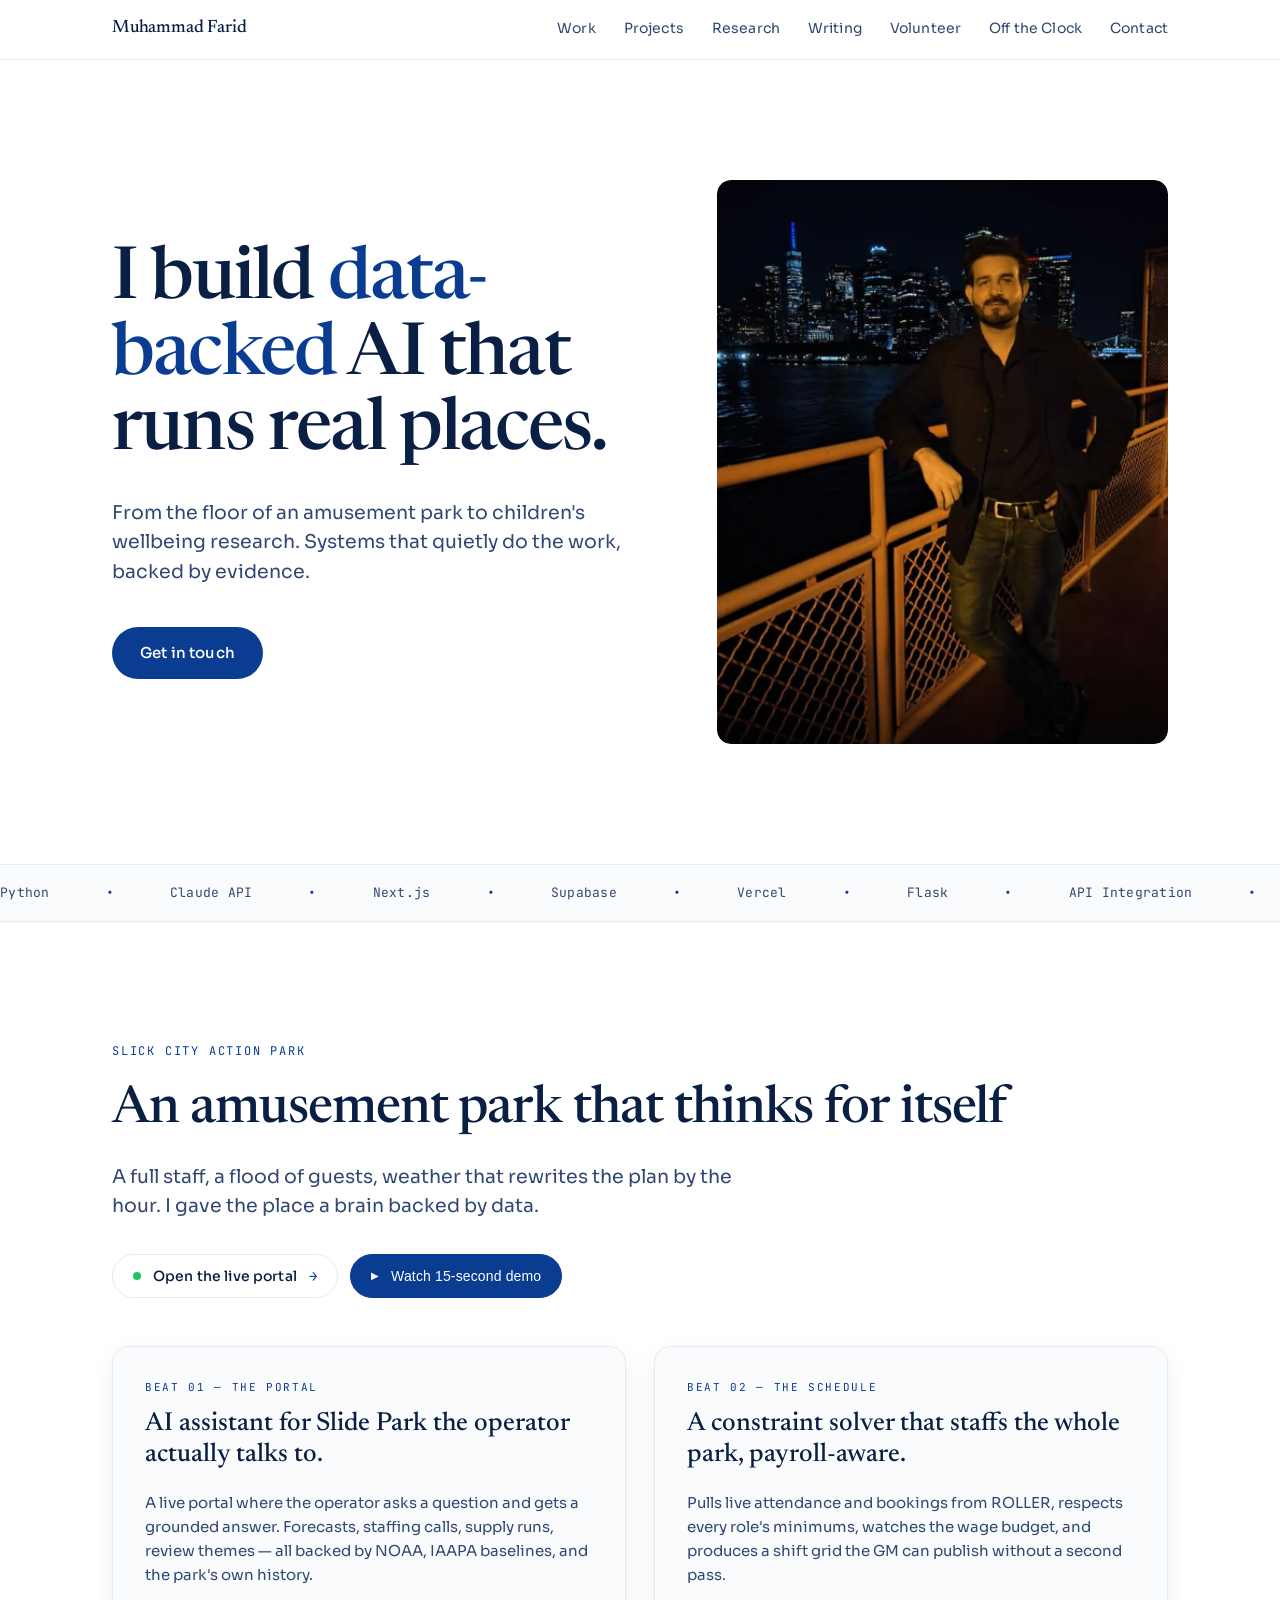
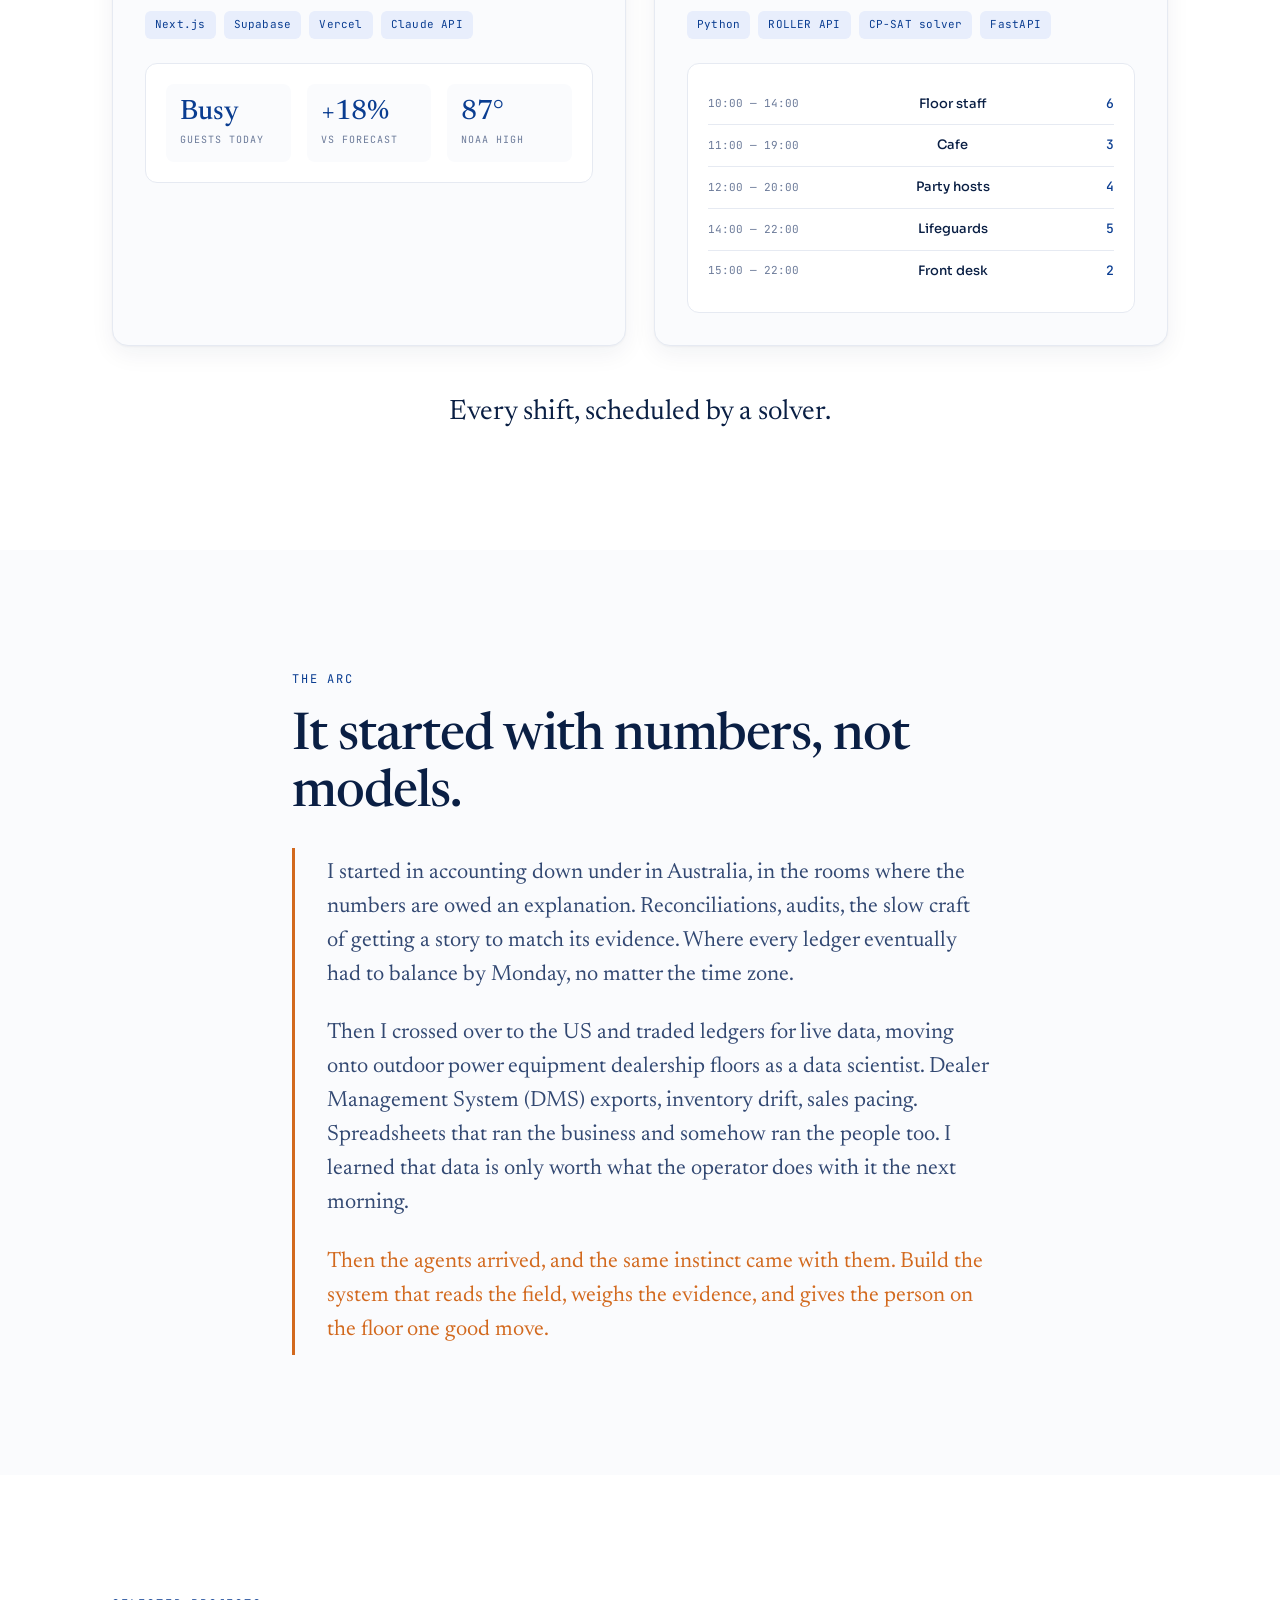
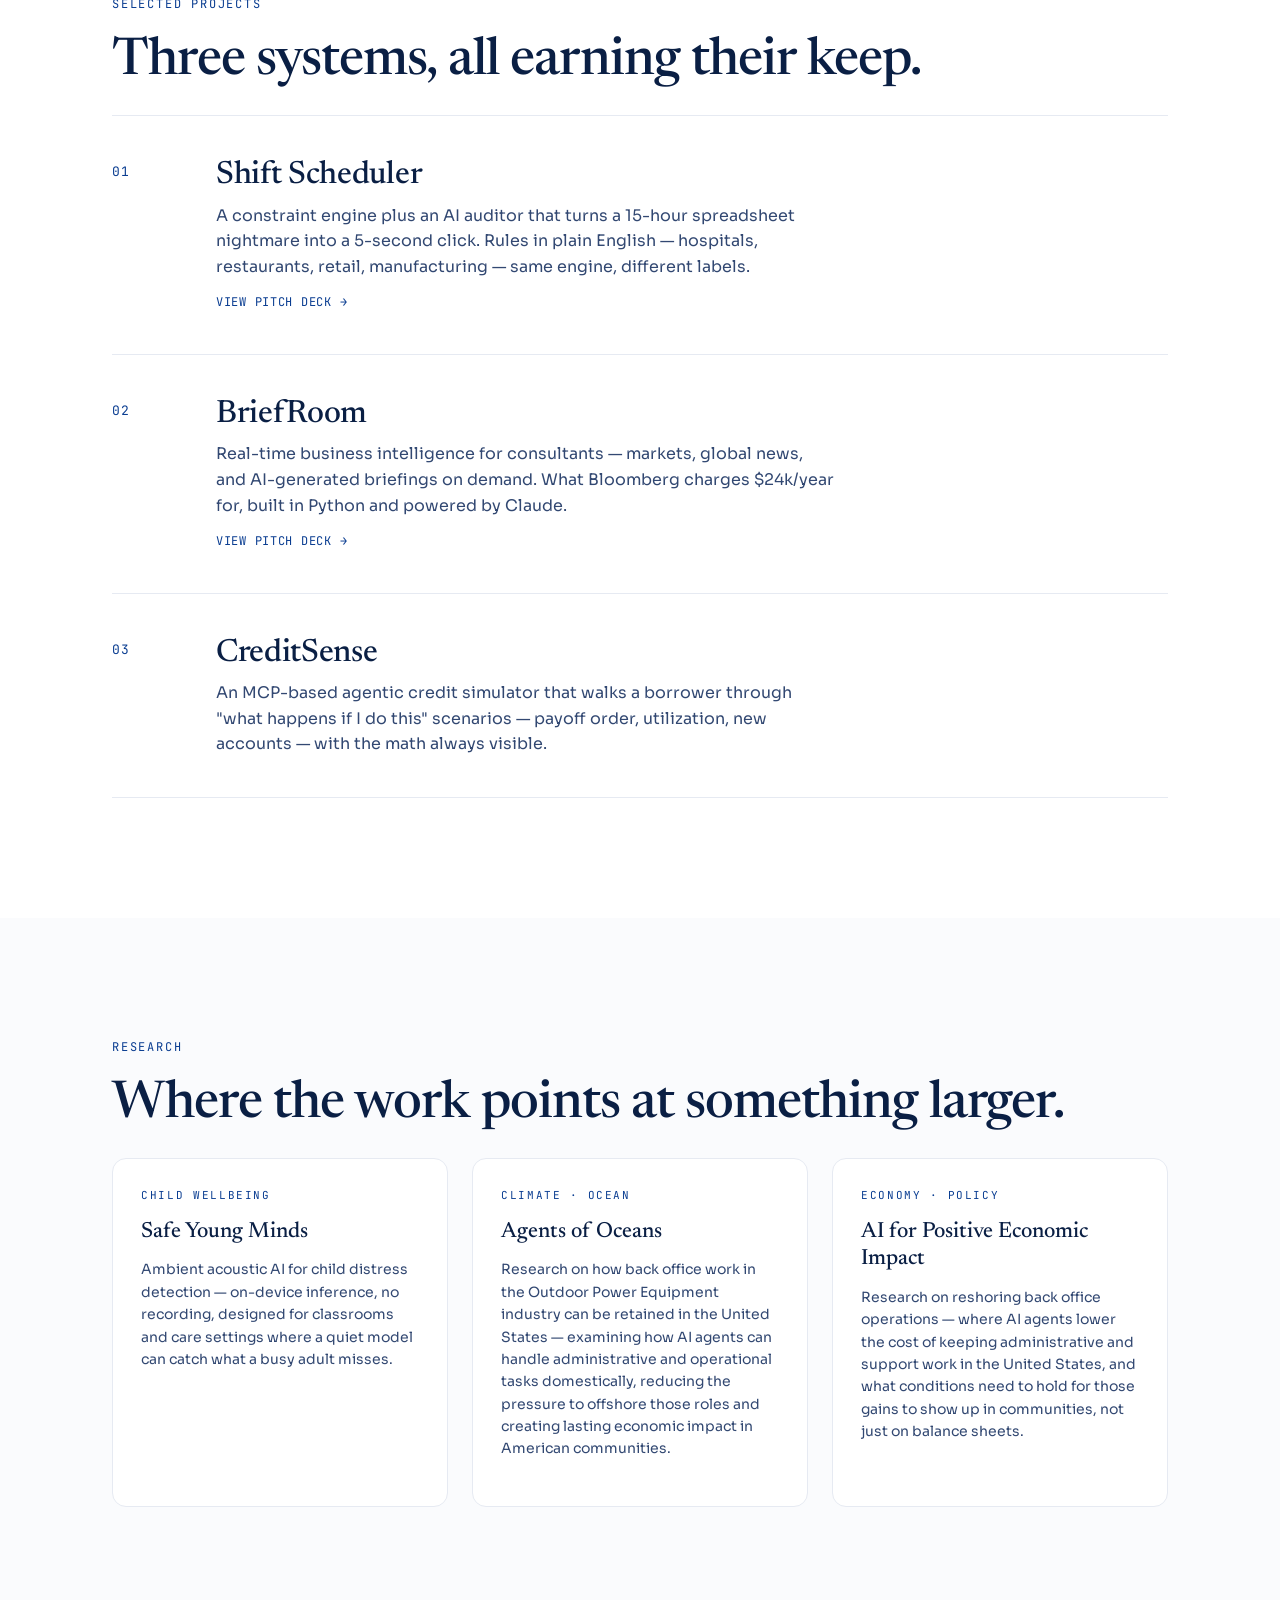
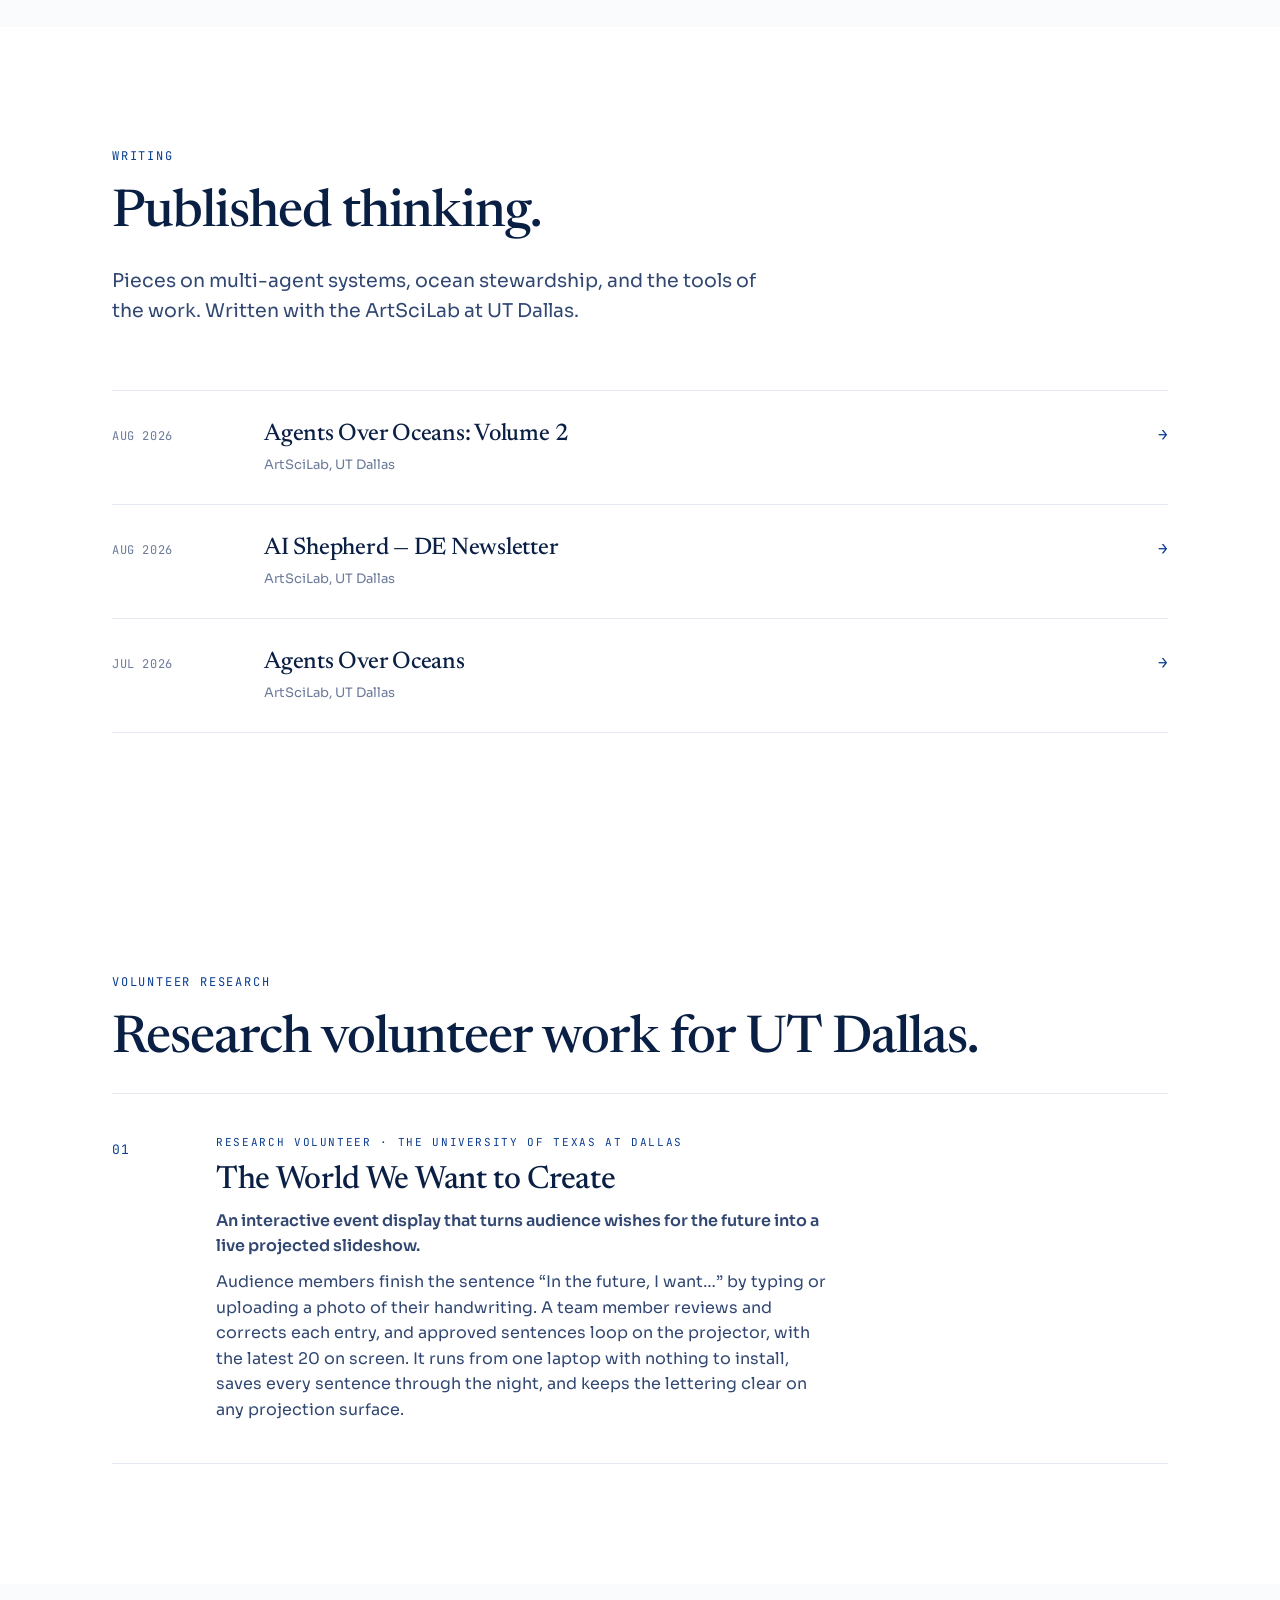
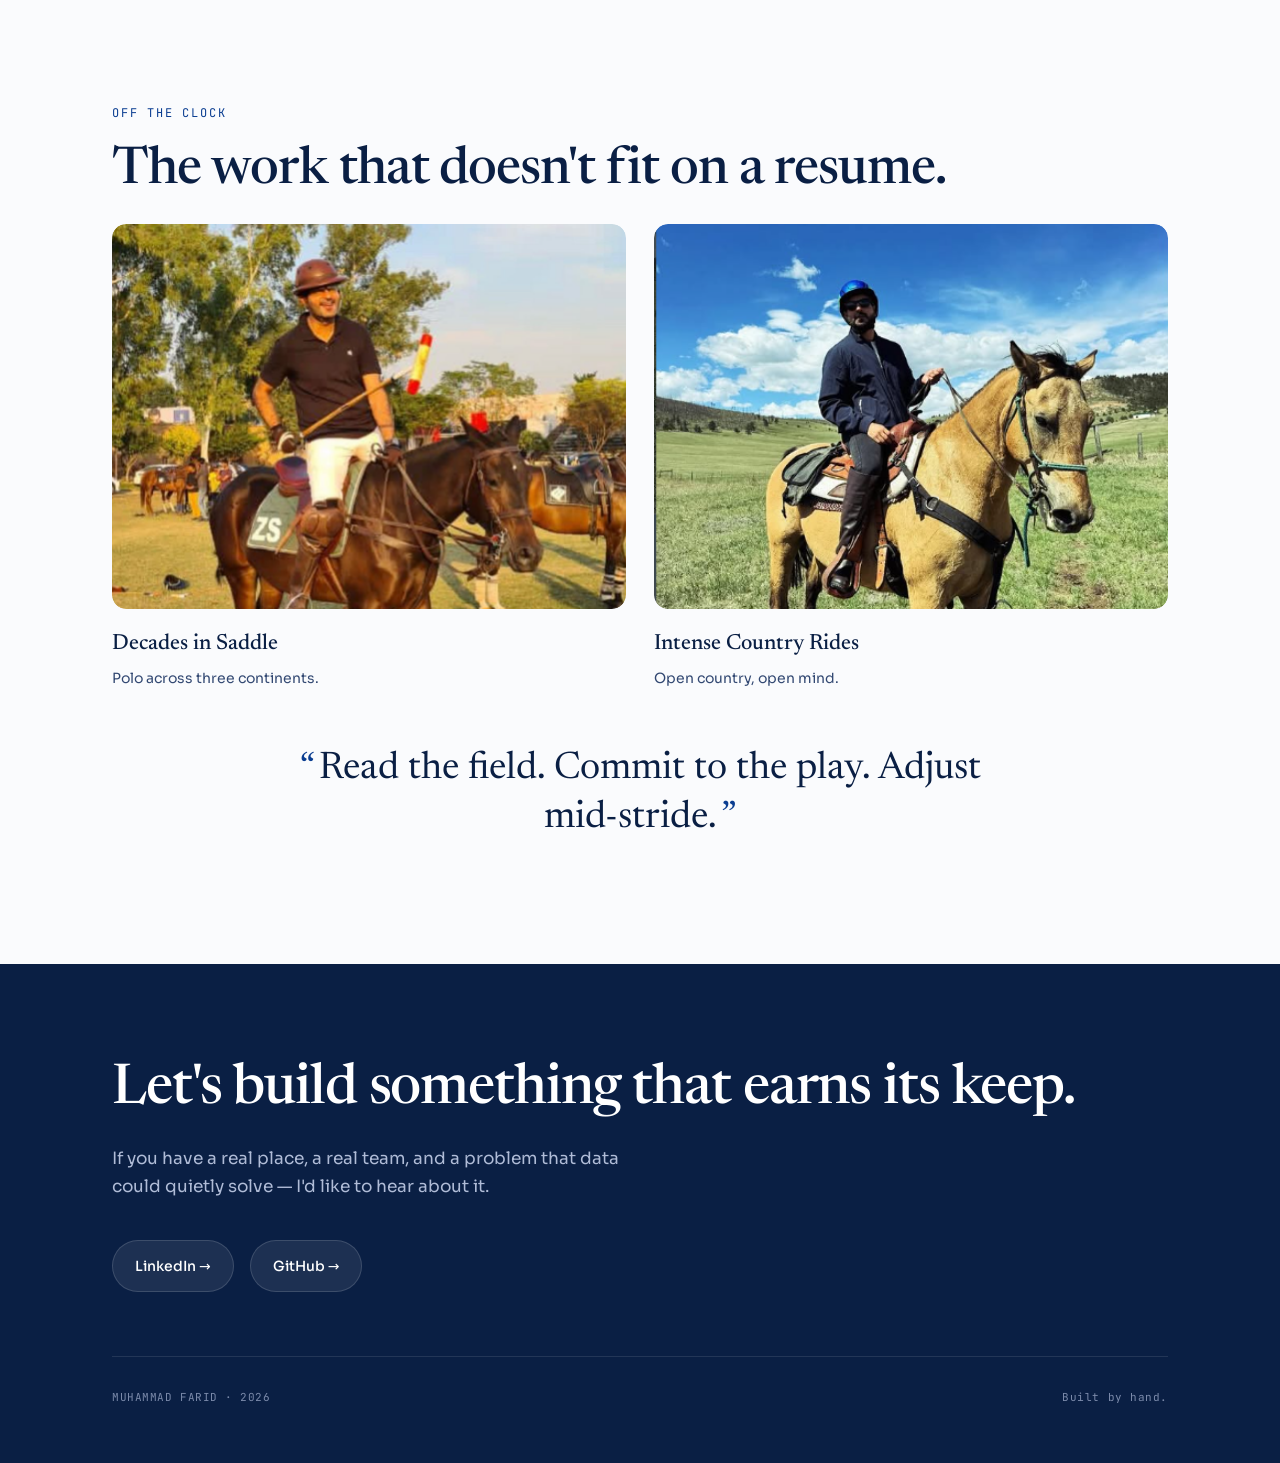
<file: index.html>
<!DOCTYPE html>
<html lang="en">
<head>
<meta charset="UTF-8" />
<meta name="viewport" content="width=device-width, initial-scale=1.0" />
<title>Muhammad Farid — I build data-backed AI that runs real places.</title>
<meta name="description" content="Muhammad Farid — building data-backed AI systems for amusement parks, dealerships, families, and children's wellbeing research." />
<link rel="preconnect" href="https://fonts.googleapis.com">
<link rel="preconnect" href="https://fonts.gstatic.com" crossorigin>
<link href="https://fonts.googleapis.com/css2?family=Newsreader:wght@300;400;500;600;700&family=Sora:wght@300;400;500;600;700&family=JetBrains+Mono:wght@400;500;600&display=swap" rel="stylesheet">
<style>
  :root {
    --bg: #ffffff;
    --ink: #0a1f44;
    --ink-soft: #324872;
    --muted: #6b7a99;
    --line: #e6eaf2;
    --accent: #0A3D91;
    --accent-soft: #e8eefc;
    --orange: #d2691e;
    --orange-soft: #fbeadb;
    --card: #fafbfd;
    --shadow: 0 1px 2px rgba(10,31,68,0.04), 0 8px 24px rgba(10,31,68,0.06);
  }

  * { box-sizing: border-box; margin: 0; padding: 0; }
  html { scroll-behavior: smooth; }
  body {
    font-family: 'Sora', system-ui, -apple-system, sans-serif;
    color: var(--ink);
    background: var(--bg);
    line-height: 1.6;
    font-weight: 400;
    -webkit-font-smoothing: antialiased;
    font-style: normal;
  }
  em, i, cite, var, address { font-style: normal; }

  a { color: var(--accent); text-decoration: none; }
  a:hover { text-decoration: underline; }

  .container {
    max-width: 1120px;
    margin: 0 auto;
    padding: 0 32px;
  }
  .container-narrow {
    max-width: 760px;
    margin: 0 auto;
    padding: 0 32px;
  }

  /* Nav */
  .nav {
    position: fixed;
    top: 0; left: 0; right: 0;
    background: rgba(255,255,255,0.85);
    backdrop-filter: saturate(180%) blur(14px);
    -webkit-backdrop-filter: saturate(180%) blur(14px);
    border-bottom: 1px solid var(--line);
    z-index: 100;
  }
  .nav-inner {
    max-width: 1120px;
    margin: 0 auto;
    padding: 14px 32px;
    display: flex;
    align-items: center;
    justify-content: space-between;
    gap: 24px;
  }
  .nav-brand {
    font-family: 'Newsreader', serif;
    font-weight: 500;
    font-size: 18px;
    color: var(--ink);
    letter-spacing: -0.01em;
  }
  .nav-links {
    display: flex;
    gap: 28px;
    align-items: center;
  }
  .nav-links a {
    font-size: 14px;
    color: var(--ink-soft);
    font-weight: 400;
    letter-spacing: 0.01em;
  }
  .nav-links a:hover { color: var(--accent); text-decoration: none; }

  .progress-bar {
    height: 2px;
    background: transparent;
    position: relative;
    overflow: hidden;
  }
  .progress-fill {
    height: 100%;
    width: 0%;
    background: var(--accent);
    transition: width 0.1s linear;
  }

  /* Hero */
  .hero {
    padding: 180px 0 120px;
  }
  .hero-grid {
    display: grid;
    grid-template-columns: 1.2fr 1fr;
    gap: 64px;
    align-items: center;
  }
  .hero h1 {
    font-family: 'Newsreader', serif;
    font-weight: 500;
    font-size: clamp(40px, 6vw, 72px);
    line-height: 1.05;
    letter-spacing: -0.025em;
    color: var(--ink);
    margin-bottom: 28px;
  }
  .hero h1 .accent { color: var(--accent); }
  .hero-tagline {
    font-size: 19px;
    color: var(--ink-soft);
    max-width: 560px;
    margin-bottom: 40px;
    line-height: 1.55;
  }
  .btn {
    display: inline-block;
    background: var(--accent);
    color: white;
    padding: 14px 28px;
    border-radius: 999px;
    font-family: 'Sora', sans-serif;
    font-weight: 500;
    font-size: 15px;
    letter-spacing: 0.01em;
    transition: transform 0.15s ease, box-shadow 0.15s ease;
  }
  .btn:hover {
    text-decoration: none;
    transform: translateY(-1px);
    box-shadow: 0 8px 24px rgba(10,61,145,0.25);
  }
  .hero-photo {
    aspect-ratio: 4 / 5;
    background: var(--card);
    border: 1px dashed #c5cee0;
    border-radius: 14px;
    display: flex;
    align-items: center;
    justify-content: center;
    color: var(--muted);
    font-size: 13px;
    font-family: 'JetBrains Mono', monospace;
    letter-spacing: 0.02em;
  }

  /* Ticker */
  .ticker {
    border-top: 1px solid var(--line);
    border-bottom: 1px solid var(--line);
    background: #fafbfd;
    overflow: hidden;
    padding: 18px 0;
  }
  .ticker-track {
    display: flex;
    gap: 56px;
    width: max-content;
    animation: scroll 45s linear infinite;
    will-change: transform;
  }
  .ticker-item {
    font-family: 'JetBrains Mono', monospace;
    font-size: 13px;
    color: var(--ink-soft);
    letter-spacing: 0.02em;
    white-space: nowrap;
    display: flex;
    align-items: center;
    gap: 56px;
  }
  .ticker-item::after {
    content: "•";
    color: var(--accent);
  }
  @keyframes scroll {
    from { transform: translateX(0); }
    to { transform: translateX(-50%); }
  }

  /* Section base */
  section { padding: 120px 0; }
  .section-eyebrow {
    font-family: 'JetBrains Mono', monospace;
    font-size: 12px;
    color: var(--accent);
    letter-spacing: 0.15em;
    text-transform: uppercase;
    margin-bottom: 20px;
  }
  .section-heading {
    font-family: 'Newsreader', serif;
    font-weight: 500;
    font-size: clamp(32px, 4.5vw, 52px);
    line-height: 1.1;
    letter-spacing: -0.02em;
    color: var(--ink);
    margin-bottom: 24px;
  }
  .section-lede {
    font-size: 19px;
    color: var(--ink-soft);
    max-width: 660px;
    margin-bottom: 64px;
    line-height: 1.55;
  }

  /* Slick City feature */
  .feature-cards {
    display: grid;
    grid-template-columns: 1fr 1fr;
    gap: 28px;
    margin-top: 48px;
  }
  .feature-card {
    background: var(--card);
    border: 1px solid var(--line);
    border-radius: 16px;
    padding: 32px;
    box-shadow: var(--shadow);
  }
  .feature-card-label {
    font-family: 'JetBrains Mono', monospace;
    font-size: 11px;
    color: var(--accent);
    letter-spacing: 0.15em;
    text-transform: uppercase;
    margin-bottom: 12px;
  }
  .feature-card-title {
    font-family: 'Newsreader', serif;
    font-size: 26px;
    font-weight: 500;
    line-height: 1.2;
    margin-bottom: 20px;
    color: var(--ink);
  }
  .feature-card-body {
    color: var(--ink-soft);
    font-size: 15px;
    margin-bottom: 24px;
    line-height: 1.6;
  }
  .stack-row {
    display: flex;
    flex-wrap: wrap;
    gap: 8px;
  }
  .stack-tag {
    font-family: 'JetBrains Mono', monospace;
    font-size: 11px;
    background: var(--accent-soft);
    color: var(--accent);
    padding: 5px 10px;
    border-radius: 6px;
    letter-spacing: 0.02em;
  }

  /* Dashboard mockup */
  .dashboard-mock {
    margin-top: 24px;
    background: white;
    border: 1px solid var(--line);
    border-radius: 12px;
    padding: 20px;
  }
  .dash-stats {
    display: grid;
    grid-template-columns: 1fr 1fr 1fr;
    gap: 16px;
  }
  .dash-stat {
    padding: 14px;
    background: var(--card);
    border-radius: 8px;
  }
  .dash-stat-value {
    font-family: 'Newsreader', serif;
    font-size: 28px;
    font-weight: 500;
    color: var(--accent);
    line-height: 1;
    margin-bottom: 6px;
  }
  .dash-stat-label {
    font-family: 'JetBrains Mono', monospace;
    font-size: 10px;
    color: var(--muted);
    letter-spacing: 0.1em;
    text-transform: uppercase;
  }

  .schedule-mock {
    margin-top: 24px;
    background: white;
    border: 1px solid var(--line);
    border-radius: 12px;
    padding: 20px;
  }
  .schedule-row {
    display: flex;
    align-items: center;
    justify-content: space-between;
    padding: 10px 0;
    border-bottom: 1px solid var(--line);
    font-size: 13px;
  }
  .schedule-row:last-child { border-bottom: none; }
  .schedule-time {
    font-family: 'JetBrains Mono', monospace;
    color: var(--muted);
    font-size: 11px;
  }
  .schedule-role {
    color: var(--ink);
    font-weight: 500;
  }
  .schedule-count {
    font-family: 'JetBrains Mono', monospace;
    color: var(--accent);
    font-weight: 500;
  }

  /* Live CTA */
  .cta-row {
    display: flex;
    flex-wrap: wrap;
    gap: 12px;
    margin-top: -32px;
    margin-bottom: 40px;
  }
  .live-cta {
    display: inline-flex;
    align-items: center;
    gap: 12px;
    padding: 10px 20px;
    background: white;
    border: 1px solid var(--line);
    border-radius: 999px;
    font-size: 14px;
    font-weight: 500;
    color: var(--ink);
    letter-spacing: 0.01em;
    text-decoration: none;
    transition: border-color 0.15s ease, transform 0.15s ease, box-shadow 0.15s ease;
  }
  .live-cta:hover {
    text-decoration: none;
    border-color: var(--accent);
    transform: translateY(-1px);
    box-shadow: 0 8px 22px rgba(10,61,145,0.10);
  }
  .live-cta .live-dot {
    width: 8px;
    height: 8px;
    border-radius: 50%;
    background: #22c55e;
    box-shadow: 0 0 0 0 rgba(34,197,94,0.6);
    animation: livePulse 1.8s ease-out infinite;
  }
  .live-cta .live-arrow {
    color: var(--accent);
    font-family: 'JetBrains Mono', monospace;
  }
  .live-cta-alt {
    background: var(--accent);
    color: white;
    border-color: var(--accent);
  }
  .live-cta-alt:hover {
    color: white;
    border-color: var(--accent);
    box-shadow: 0 8px 22px rgba(10,61,145,0.25);
  }
  .live-cta-alt .play-icon {
    font-size: 10px;
    color: white;
    line-height: 1;
  }
  @keyframes livePulse {
    0%   { box-shadow: 0 0 0 0 rgba(34,197,94,0.55); }
    70%  { box-shadow: 0 0 0 10px rgba(34,197,94,0); }
    100% { box-shadow: 0 0 0 0 rgba(34,197,94,0); }
  }

  /* Demo modal */
  .demo-modal {
    position: fixed;
    inset: 0;
    z-index: 1000;
    display: flex;
    align-items: center;
    justify-content: center;
    padding: 24px;
    opacity: 0;
    animation: modalIn 0.22s ease forwards;
  }
  .demo-modal[hidden] { display: none; }
  @keyframes modalIn { to { opacity: 1; } }
  .demo-modal-backdrop {
    position: absolute;
    inset: 0;
    background: rgba(10, 31, 68, 0.72);
    backdrop-filter: blur(6px);
    -webkit-backdrop-filter: blur(6px);
    cursor: pointer;
  }
  .demo-modal-card {
    position: relative;
    z-index: 1;
    background: #0a1f44;
    padding: 14px;
    border-radius: 18px;
    max-width: min(1100px, 96vw);
    width: 100%;
    box-shadow: 0 40px 100px rgba(0,0,0,0.4);
    display: flex;
    flex-direction: column;
    gap: 12px;
    transform: translateY(12px) scale(0.98);
    animation: cardIn 0.28s cubic-bezier(0.34,1.16,0.64,1) 0.05s forwards;
  }
  @keyframes cardIn {
    to { transform: translateY(0) scale(1); }
  }
  .demo-modal-close {
    position: absolute;
    top: -14px;
    right: -14px;
    width: 36px;
    height: 36px;
    border-radius: 50%;
    border: none;
    background: white;
    color: var(--ink);
    font-size: 22px;
    line-height: 1;
    cursor: pointer;
    box-shadow: 0 4px 14px rgba(0,0,0,0.25);
    display: flex;
    align-items: center;
    justify-content: center;
    padding: 0;
    font-family: 'Sora', sans-serif;
    transition: transform 0.15s ease;
  }
  .demo-modal-close:hover { transform: rotate(90deg); }
  .demo-modal-caption {
    display: inline-flex;
    align-items: center;
    gap: 10px;
    font-family: 'JetBrains Mono', monospace;
    font-size: 11px;
    color: rgba(255,255,255,0.75);
    letter-spacing: 0.03em;
    padding: 4px 6px 0;
  }
  .demo-modal-card video {
    display: block;
    width: 100%;
    height: auto;
    border-radius: 10px;
    background: #f4f6fb;
    max-height: 78vh;
  }
  .video-dot {
    width: 8px;
    height: 8px;
    border-radius: 50%;
    background: #22c55e;
    animation: livePulse 1.8s ease-out infinite;
  }
  body.modal-open { overflow: hidden; }

  /* Embedded video demo */
  .video-demo {
    margin-top: 40px;
  }
  .video-caption {
    display: inline-flex;
    align-items: center;
    gap: 10px;
    font-family: 'JetBrains Mono', monospace;
    font-size: 12px;
    color: var(--ink-soft);
    letter-spacing: 0.03em;
    margin-bottom: 14px;
    padding: 6px 14px;
    background: white;
    border: 1px solid var(--line);
    border-radius: 999px;
  }
  .video-caption .video-dot {
    width: 8px;
    height: 8px;
    border-radius: 50%;
    background: #22c55e;
    animation: livePulse 1.8s ease-out infinite;
  }
  .video-frame {
    background: #0a1f44;
    border-radius: 16px;
    padding: 12px;
    box-shadow: 0 30px 80px rgba(10,31,68,0.28);
    overflow: hidden;
  }
  .video-frame video {
    display: block;
    width: 100%;
    height: auto;
    border-radius: 8px;
    background: #f4f6fb;
  }

  /* Analysis demo (Amaar thinking pane) */
  .analysis-demo {
    margin-top: 32px;
    background: #0b1d3f;
    border-radius: 16px;
    overflow: hidden;
    box-shadow: 0 24px 60px rgba(10,31,68,0.25);
    border: 1px solid rgba(255,255,255,0.06);
  }
  .analysis-header {
    display: flex;
    align-items: center;
    gap: 14px;
    padding: 14px 20px;
    background: #071633;
    border-bottom: 1px solid rgba(255,255,255,0.06);
  }
  .analysis-dots {
    display: flex;
    gap: 6px;
  }
  .analysis-dots span {
    width: 10px;
    height: 10px;
    border-radius: 50%;
    background: rgba(255,255,255,0.16);
  }
  .analysis-title {
    font-family: 'JetBrains Mono', monospace;
    font-size: 12px;
    color: rgba(255,255,255,0.55);
    letter-spacing: 0.05em;
    flex: 1;
    text-align: center;
  }
  .analysis-live {
    display: inline-flex;
    align-items: center;
    gap: 8px;
    font-family: 'JetBrains Mono', monospace;
    font-size: 10px;
    letter-spacing: 0.15em;
    color: #22c55e;
    text-transform: uppercase;
  }
  .analysis-live::before {
    content: "";
    width: 6px;
    height: 6px;
    border-radius: 50%;
    background: #22c55e;
    animation: livePulse 1.8s ease-out infinite;
  }
  .analysis-body {
    padding: 28px 28px 32px;
    font-family: 'JetBrains Mono', monospace;
    font-size: 13px;
    line-height: 1.85;
    color: #cbd5e8;
  }
  .analysis-body .line {
    opacity: 0;
    transform: translateY(4px);
    white-space: pre-wrap;
  }
  .analysis-demo.visible .analysis-body .line {
    animation: lineIn 0.35s ease forwards;
  }
  .analysis-demo.visible .analysis-body .line:nth-child(1)  { animation-delay: 0.10s; }
  .analysis-demo.visible .analysis-body .line:nth-child(2)  { animation-delay: 0.50s; }
  .analysis-demo.visible .analysis-body .line:nth-child(3)  { animation-delay: 0.90s; }
  .analysis-demo.visible .analysis-body .line:nth-child(4)  { animation-delay: 1.30s; }
  .analysis-demo.visible .analysis-body .line:nth-child(5)  { animation-delay: 1.70s; }
  .analysis-demo.visible .analysis-body .line:nth-child(6)  { animation-delay: 2.10s; }
  .analysis-demo.visible .analysis-body .line:nth-child(7)  { animation-delay: 2.50s; }
  .analysis-demo.visible .analysis-body .line:nth-child(8)  { animation-delay: 2.90s; }
  .analysis-demo.visible .analysis-body .line:nth-child(9)  { animation-delay: 3.30s; }
  .analysis-demo.visible .analysis-body .line:nth-child(10) { animation-delay: 3.70s; }
  .analysis-demo.visible .analysis-body .line:nth-child(11) { animation-delay: 4.10s; }
  .analysis-demo.visible .analysis-body .line:nth-child(12) { animation-delay: 4.50s; }
  .analysis-demo.visible .analysis-body .line:nth-child(13) { animation-delay: 4.90s; }
  @keyframes lineIn {
    from { opacity: 0; transform: translateY(4px); }
    to   { opacity: 1; transform: translateY(0); }
  }
  .analysis-body .ts   { color: #6b8bbf; }
  .analysis-body .ok   { color: #22c55e; }
  .analysis-body .arr  { color: #f5a524; }
  .analysis-body .key  { color: #7fb8ff; }
  .analysis-body .val  { color: #ffffff; }
  .analysis-body .muted{ color: #6b7d9e; }
  .analysis-body .final{ color: #ffffff; font-weight: 500; }
  .analysis-cursor {
    display: inline-block;
    width: 8px;
    height: 14px;
    vertical-align: -2px;
    background: #22c55e;
    margin-left: 6px;
    animation: blink 1s steps(2) infinite;
    opacity: 0;
  }
  .analysis-demo.visible .analysis-cursor {
    animation: blink 1s steps(2) infinite, cursorIn 0.35s ease 5.10s forwards;
  }
  @keyframes cursorIn { to { opacity: 1; } }
  @keyframes blink { 50% { opacity: 0; } }

  @media (max-width: 720px) {
    .analysis-body { padding: 22px 18px 26px; font-size: 12px; line-height: 1.8; }
    .analysis-header { padding: 12px 16px; }
    .analysis-title { font-size: 11px; }
  }

  .schedule-callout {
    margin-top: 48px;
    text-align: center;
    font-family: 'Newsreader', serif;
    font-size: 28px;
    font-weight: 400;
    color: var(--ink);
    line-height: 1.3;
  }

  /* Journey */
  .journey {
    background: #fafbfd;
  }
  .journey-block {
    border-left: 3px solid var(--orange);
    padding: 8px 0 8px 32px;
    max-width: 720px;
  }
  .journey-block p {
    font-family: 'Newsreader', serif;
    font-size: 22px;
    color: var(--ink-soft);
    line-height: 1.55;
    margin-bottom: 24px;
    font-weight: 400;
  }
  .journey-block p:last-child {
    margin-bottom: 0;
    color: var(--orange);
  }

  /* Projects */
  .project {
    border-top: 1px solid var(--line);
    padding: 40px 0;
    display: grid;
    grid-template-columns: 80px 1fr;
    gap: 24px;
    align-items: start;
    transition: background 0.2s ease;
  }
  .project:last-child { border-bottom: 1px solid var(--line); }
  .project:hover { background: #fafbfd; }
  a.project {
    text-decoration: none;
    color: inherit;
    cursor: pointer;
  }
  a.project:hover { text-decoration: none; }
  a.project:hover .project-title { color: var(--accent); }
  a.project:hover .project-cta .arr { transform: translateX(4px); }
  .project-title { transition: color 0.15s ease; }
  .project-body { min-width: 0; }
  .project-cta {
    margin-top: 14px;
    display: inline-flex;
    align-items: center;
    gap: 8px;
    font-family: 'JetBrains Mono', monospace;
    font-size: 12px;
    color: var(--accent);
    letter-spacing: 0.06em;
    text-transform: uppercase;
  }
  .project-cta .arr {
    display: inline-block;
    transition: transform 0.2s ease;
  }
  .project-num {
    font-family: 'JetBrains Mono', monospace;
    font-size: 13px;
    color: var(--accent);
    letter-spacing: 0.1em;
    padding-top: 6px;
  }
  .project-title {
    font-family: 'Newsreader', serif;
    font-size: 32px;
    font-weight: 500;
    line-height: 1.2;
    margin-bottom: 8px;
    color: var(--ink);
    letter-spacing: -0.01em;
  }
  .project-desc {
    color: var(--ink-soft);
    font-size: 16px;
    line-height: 1.6;
    max-width: 620px;
  }

  /* Research */
  .research-grid {
    display: grid;
    grid-template-columns: repeat(3, 1fr);
    gap: 24px;
  }
  .research-card {
    background: white;
    border: 1px solid var(--line);
    border-radius: 14px;
    padding: 28px;
    transition: transform 0.2s ease, box-shadow 0.2s ease;
  }
  .research-card:hover {
    transform: translateY(-3px);
    box-shadow: var(--shadow);
  }
  .research-label {
    font-family: 'JetBrains Mono', monospace;
    font-size: 11px;
    color: var(--accent);
    letter-spacing: 0.15em;
    text-transform: uppercase;
    margin-bottom: 14px;
  }
  .research-title {
    font-family: 'Newsreader', serif;
    font-size: 22px;
    font-weight: 500;
    line-height: 1.25;
    margin-bottom: 12px;
    color: var(--ink);
  }
  .research-body {
    color: var(--ink-soft);
    font-size: 14px;
    line-height: 1.6;
    margin-bottom: 18px;
  }
  .research-partner {
    font-family: 'JetBrains Mono', monospace;
    font-size: 11px;
    color: var(--muted);
    letter-spacing: 0.02em;
  }

  /* Writing / Publications */
  .writing { background: white; }
  .writing-list {
    display: flex;
    flex-direction: column;
    border-top: 1px solid var(--line);
  }
  .writing-item {
    display: grid;
    grid-template-columns: 120px 1fr auto;
    gap: 32px;
    align-items: baseline;
    padding: 28px 0;
    border-bottom: 1px solid var(--line);
    text-decoration: none;
    color: inherit;
    transition: background 0.15s ease;
  }
  .writing-item:hover {
    background: #fafbfd;
    text-decoration: none;
  }
  .writing-item:hover .writing-title { color: var(--accent); }
  .writing-date {
    font-family: 'JetBrains Mono', monospace;
    font-size: 12px;
    color: var(--muted);
    letter-spacing: 0.05em;
  }
  .writing-title {
    font-family: 'Newsreader', serif;
    font-size: 24px;
    font-weight: 500;
    line-height: 1.25;
    color: var(--ink);
    letter-spacing: -0.01em;
    transition: color 0.15s ease;
  }
  .writing-venue {
    font-size: 13px;
    color: var(--muted);
    margin-top: 6px;
  }
  .writing-arrow {
    font-family: 'JetBrains Mono', monospace;
    font-size: 16px;
    color: var(--accent);
    padding-left: 8px;
  }
  @media (max-width: 720px) {
    .writing-item {
      grid-template-columns: 1fr;
      gap: 6px;
      padding: 22px 0;
    }
    .writing-arrow { display: none; }
  }

  /* Off the Clock */
  .off {
    background: #fafbfd;
  }
  .off-grid {
    display: grid;
    grid-template-columns: 1fr 1fr;
    gap: 28px;
    margin-bottom: 56px;
  }
  .off-card {
    display: flex;
    flex-direction: column;
  }
  .off-photo {
    aspect-ratio: 4 / 3;
    background: white;
    border: 1px dashed #c5cee0;
    border-radius: 14px;
    display: flex;
    align-items: center;
    justify-content: center;
    color: var(--muted);
    font-size: 12px;
    font-family: 'JetBrains Mono', monospace;
    letter-spacing: 0.02em;
    margin-bottom: 18px;
  }
  .off-caption {
    font-family: 'Newsreader', serif;
    font-size: 22px;
    font-weight: 500;
    color: var(--ink);
    margin-bottom: 4px;
  }
  .off-sub {
    color: var(--ink-soft);
    font-size: 14px;
  }
  .off-quote {
    font-family: 'Newsreader', serif;
    font-size: clamp(26px, 3.5vw, 38px);
    text-align: center;
    color: var(--ink);
    line-height: 1.3;
    font-weight: 400;
    max-width: 760px;
    margin: 0 auto;
  }
  .off-quote::before { content: "“"; color: var(--accent); margin-right: 4px; }
  .off-quote::after { content: "”"; color: var(--accent); margin-left: 4px; }

  /* Footer */
  .footer {
    background: var(--ink);
    color: white;
    padding: 96px 0 56px;
  }
  .footer-heading {
    font-family: 'Newsreader', serif;
    font-size: clamp(36px, 5vw, 56px);
    font-weight: 500;
    line-height: 1.1;
    letter-spacing: -0.02em;
    margin-bottom: 24px;
    color: white;
  }
  .footer-lede {
    color: #b0bcd7;
    font-size: 17px;
    margin-bottom: 40px;
    max-width: 520px;
  }
  .footer-links {
    display: flex;
    gap: 16px;
    flex-wrap: wrap;
    margin-bottom: 64px;
  }
  .footer-link {
    display: inline-flex;
    align-items: center;
    gap: 10px;
    padding: 14px 22px;
    background: rgba(255,255,255,0.08);
    border: 1px solid rgba(255,255,255,0.14);
    border-radius: 999px;
    color: white;
    font-size: 14px;
    font-weight: 500;
    transition: background 0.15s ease;
  }
  .footer-link:hover {
    background: rgba(255,255,255,0.15);
    text-decoration: none;
  }
  .footer-bottom {
    display: flex;
    justify-content: space-between;
    align-items: center;
    border-top: 1px solid rgba(255,255,255,0.1);
    padding-top: 32px;
    font-family: 'JetBrains Mono', monospace;
    font-size: 11px;
    color: #7c8bab;
    letter-spacing: 0.05em;
  }

  /* Reveal animations */
  .reveal {
    opacity: 0;
    transform: translateY(24px);
    transition: opacity 0.7s ease, transform 0.7s ease;
  }
  .reveal.visible {
    opacity: 1;
    transform: translateY(0);
  }

  /* Responsive */
  @media (max-width: 860px) {
    .nav-links { gap: 18px; }
    .nav-links a { font-size: 13px; }
    .hero { padding: 140px 0 80px; }
    .hero-grid { grid-template-columns: 1fr; gap: 40px; }
    .hero-photo { max-width: 320px; }
    section { padding: 80px 0; }
    .feature-cards, .research-grid, .off-grid { grid-template-columns: 1fr; }
    .project { grid-template-columns: 60px 1fr; }
    .project-title { font-size: 24px; }
    .footer-bottom { flex-direction: column; gap: 12px; }
  }
  @media (max-width: 560px) {
    .container, .container-narrow, .nav-inner { padding: 0 20px; }
    .nav-brand { font-size: 16px; }
    .nav-links { gap: 14px; }
    .nav-links a { font-size: 12px; }
  }
</style>
</head>
<body>

<nav class="nav">
  <div class="nav-inner">
    <div class="nav-brand">Muhammad Farid</div>
    <div class="nav-links">
      <a href="#work">Work</a>
      <a href="#projects">Projects</a>
      <a href="#research">Research</a>
      <a href="#writing">Writing</a>
      <a href="#volunteer">Volunteer</a>
      <a href="#off">Off the Clock</a>
      <a href="#contact">Contact</a>
    </div>
  </div>
  <div class="progress-bar"><div class="progress-fill" id="progressFill"></div></div>
</nav>

<header class="hero">
  <div class="container">
    <div class="hero-grid">
      <div class="reveal">
        <h1>I build <span class="accent">data-backed</span> AI that runs real places.</h1>
        <p class="hero-tagline">From the floor of an amusement park to children's wellbeing research. Systems that quietly do the work, backed by evidence.</p>
        <a href="#contact" class="btn">Get in touch</a>
      </div>
      <div class="hero-photo reveal" style="padding:0;overflow:hidden;border:none;"><img src="Screenshot%202026-06-23%20151741.png" alt="Muhammad Farid NYC skyline" style="width:100%;height:100%;object-fit:cover;object-position:center top;border-radius:14px;display:block;" /></div>
    </div>
  </div>
</header>

<div class="ticker">
  <div class="ticker-track">
    <div class="ticker-item">Python</div>
    <div class="ticker-item">Claude API</div>
    <div class="ticker-item">Next.js</div>
    <div class="ticker-item">Supabase</div>
    <div class="ticker-item">Vercel</div>
    <div class="ticker-item">Flask</div>
    <div class="ticker-item">API Integration</div>
    <div class="ticker-item">Forward Deployment</div>
    <div class="ticker-item">YAMNet</div>
    <div class="ticker-item">ReSpeaker</div>
    <div class="ticker-item">NVIDIA Jetson</div>
    <div class="ticker-item">React</div>
    <div class="ticker-item">FastAPI</div>
    <div class="ticker-item">Agentic AI</div>
    <div class="ticker-item">PowerPoint automation</div>
    <div class="ticker-item">Excel automation</div>
    <div class="ticker-item">LLM Engineering</div>
    <div class="ticker-item">Python</div>
    <div class="ticker-item">Claude API</div>
    <div class="ticker-item">Next.js</div>
    <div class="ticker-item">Supabase</div>
    <div class="ticker-item">Vercel</div>
    <div class="ticker-item">Flask</div>
    <div class="ticker-item">API Integration</div>
    <div class="ticker-item">Forward Deployment</div>
    <div class="ticker-item">YAMNet</div>
    <div class="ticker-item">ReSpeaker</div>
    <div class="ticker-item">NVIDIA Jetson</div>
    <div class="ticker-item">React</div>
    <div class="ticker-item">FastAPI</div>
    <div class="ticker-item">Agentic AI</div>
    <div class="ticker-item">PowerPoint automation</div>
    <div class="ticker-item">Excel automation</div>
    <div class="ticker-item">LLM Engineering</div>
  </div>
</div>

<section id="work">
  <div class="container">
    <div class="reveal">
      <div class="section-eyebrow">Slick City Action Park</div>
      <h2 class="section-heading">An amusement park that thinks for itself</h2>
      <p class="section-lede">A full staff, a flood of guests, weather that rewrites the plan by the hour. I gave the place a brain backed by data.</p>
      <div class="cta-row">
        <a class="live-cta" href="https://slickcity-portal.vercel.app" target="_blank" rel="noopener">
          <span class="live-dot"></span>
          <span>Open the live portal</span>
          <span class="live-arrow">→</span>
        </a>
        <button class="live-cta live-cta-alt" type="button" id="openDemoBtn">
          <span class="play-icon">▶</span>
          <span>Watch 15-second demo</span>
        </button>
      </div>
    </div>

    <div class="feature-cards">
      <div class="feature-card reveal">
        <div class="feature-card-label">Beat 01 — The Portal</div>
        <h3 class="feature-card-title">AI assistant for Slide Park the operator actually talks to.</h3>
        <p class="feature-card-body">A live portal where the operator asks a question and gets a grounded answer. Forecasts, staffing calls, supply runs, review themes — all backed by NOAA, IAAPA baselines, and the park's own history.</p>
        <div class="stack-row">
          <span class="stack-tag">Next.js</span>
          <span class="stack-tag">Supabase</span>
          <span class="stack-tag">Vercel</span>
          <span class="stack-tag">Claude API</span>
        </div>
        <div class="dashboard-mock">
          <div class="dash-stats">
            <div class="dash-stat">
              <div class="dash-stat-value">Busy</div>
              <div class="dash-stat-label">Guests today</div>
            </div>
            <div class="dash-stat">
              <div class="dash-stat-value">+18%</div>
              <div class="dash-stat-label">vs forecast</div>
            </div>
            <div class="dash-stat">
              <div class="dash-stat-value">87°</div>
              <div class="dash-stat-label">NOAA high</div>
            </div>
          </div>
        </div>
      </div>

      <div class="feature-card reveal">
        <div class="feature-card-label">Beat 02 — The Schedule</div>
        <h3 class="feature-card-title">A constraint solver that staffs the whole park, payroll-aware.</h3>
        <p class="feature-card-body">Pulls live attendance and bookings from ROLLER, respects every role's minimums, watches the wage budget, and produces a shift grid the GM can publish without a second pass.</p>
        <div class="stack-row">
          <span class="stack-tag">Python</span>
          <span class="stack-tag">ROLLER API</span>
          <span class="stack-tag">CP-SAT solver</span>
          <span class="stack-tag">FastAPI</span>
        </div>
        <div class="schedule-mock">
          <div class="schedule-row"><span class="schedule-time">10:00 — 14:00</span><span class="schedule-role">Floor staff</span><span class="schedule-count">6</span></div>
          <div class="schedule-row"><span class="schedule-time">11:00 — 19:00</span><span class="schedule-role">Cafe</span><span class="schedule-count">3</span></div>
          <div class="schedule-row"><span class="schedule-time">12:00 — 20:00</span><span class="schedule-role">Party hosts</span><span class="schedule-count">4</span></div>
          <div class="schedule-row"><span class="schedule-time">14:00 — 22:00</span><span class="schedule-role">Lifeguards</span><span class="schedule-count">5</span></div>
          <div class="schedule-row"><span class="schedule-time">15:00 — 22:00</span><span class="schedule-role">Front desk</span><span class="schedule-count">2</span></div>
        </div>
      </div>
    </div>


    <p class="schedule-callout reveal">Every shift, scheduled by a solver.</p>
  </div>
</section>

<section class="journey">
  <div class="container-narrow">
    <div class="reveal">
      <div class="section-eyebrow">The arc</div>
      <h2 class="section-heading">It started with numbers, not models.</h2>
    </div>
    <div class="journey-block reveal">
      <p>I started in accounting down under in Australia, in the rooms where the numbers are owed an explanation. Reconciliations, audits, the slow craft of getting a story to match its evidence. Where every ledger eventually had to balance by Monday, no matter the time zone.</p>
      <p>Then I crossed over to the US and traded ledgers for live data, moving onto outdoor power equipment dealership floors as a data scientist. Dealer Management System (DMS) exports, inventory drift, sales pacing. Spreadsheets that ran the business and somehow ran the people too. I learned that data is only worth what the operator does with it the next morning.</p>
      <p>Then the agents arrived, and the same instinct came with them. Build the system that reads the field, weighs the evidence, and gives the person on the floor one good move.</p>
    </div>
  </div>
</section>

<section id="projects">
  <div class="container">
    <div class="reveal">
      <div class="section-eyebrow">Selected projects</div>
      <h2 class="section-heading">Three systems, all earning their keep.</h2>
    </div>

    <a class="project project-link reveal" href="Shift_Scheduler.pptx" target="_blank" rel="noopener">
      <div class="project-num">01</div>
      <div class="project-body">
        <h3 class="project-title">Shift Scheduler</h3>
        <p class="project-desc">A constraint engine plus an AI auditor that turns a 15-hour spreadsheet nightmare into a 5-second click. Rules in plain English — hospitals, restaurants, retail, manufacturing — same engine, different labels.</p>
        <div class="project-cta">View pitch deck <span class="arr">→</span></div>
      </div>
    </a>

    <a class="project project-link reveal" href="BriefRoom_Pitch.pptx" target="_blank" rel="noopener">
      <div class="project-num">02</div>
      <div class="project-body">
        <h3 class="project-title">BriefRoom</h3>
        <p class="project-desc">Real-time business intelligence for consultants — markets, global news, and AI-generated briefings on demand. What Bloomberg charges $24k/year for, built in Python and powered by Claude.</p>
        <div class="project-cta">View pitch deck <span class="arr">→</span></div>
      </div>
    </a>

    <div class="project reveal">
      <div class="project-num">03</div>
      <div class="project-body">
        <h3 class="project-title">CreditSense</h3>
        <p class="project-desc">An MCP-based agentic credit simulator that walks a borrower through "what happens if I do this" scenarios — payoff order, utilization, new accounts — with the math always visible.</p>
      </div>
    </div>
  </div>
</section>

<section id="research" style="background:#fafbfd;">
  <div class="container">
    <div class="reveal">
      <div class="section-eyebrow">Research</div>
      <h2 class="section-heading">Where the work points at something larger.</h2>
    </div>
    <div class="research-grid">
      <div class="research-card reveal">
        <div class="research-label">Child wellbeing</div>
        <h3 class="research-title">Safe Young Minds</h3>
        <p class="research-body">Ambient acoustic AI for child distress detection — on-device inference, no recording, designed for classrooms and care settings where a quiet model can catch what a busy adult misses.</p>
        <div class="research-partner"></div>
      </div>
      <div class="research-card reveal">
        <div class="research-label">Climate · Ocean</div>
        <h3 class="research-title">Agents of Oceans</h3>
        <p class="research-body">Research on how back office work in the Outdoor Power Equipment industry can be retained in the United States — examining how AI agents can handle administrative and operational tasks domestically, reducing the pressure to offshore those roles and creating lasting economic impact in American communities.</p>
        <div class="research-partner"></div>
      </div>
      <div class="research-card reveal">
        <div class="research-label">Economy · Policy</div>
        <h3 class="research-title">AI for Positive Economic Impact</h3>
        <p class="research-body">Research on reshoring back office operations — where AI agents lower the cost of keeping administrative and support work in the United States, and what conditions need to hold for those gains to show up in communities, not just on balance sheets.</p>
        <div class="research-partner"></div>
      </div>
    </div>
  </div>
</section>

<section id="writing" class="writing">
  <div class="container">
    <div class="reveal">
      <div class="section-eyebrow">Writing</div>
      <h2 class="section-heading">Published thinking.</h2>
      <p class="section-lede">Pieces on multi-agent systems, ocean stewardship, and the tools of the work. Written with the ArtSciLab at UT Dallas.</p>
    </div>
    <div class="writing-list reveal">
      <a class="writing-item" href="https://artscilab.utdallas.edu/2026/08/10/agents-over-oceans-volume-2/" target="_blank" rel="noopener">
        <div class="writing-date">AUG 2026</div>
        <div>
          <div class="writing-title">Agents Over Oceans: Volume 2</div>
          <div class="writing-venue">ArtSciLab, UT Dallas</div>
        </div>
        <div class="writing-arrow">→</div>
      </a>
      <a class="writing-item" href="https://artscilab.utdallas.edu/2026/08/10/ai-shepherd-denewsletter/" target="_blank" rel="noopener">
        <div class="writing-date">AUG 2026</div>
        <div>
          <div class="writing-title">AI Shepherd — DE Newsletter</div>
          <div class="writing-venue">ArtSciLab, UT Dallas</div>
        </div>
        <div class="writing-arrow">→</div>
      </a>
      <a class="writing-item" href="https://artscilab.utdallas.edu/2026/07/18/agents-over-oceans/" target="_blank" rel="noopener">
        <div class="writing-date">JUL 2026</div>
        <div>
          <div class="writing-title">Agents Over Oceans</div>
          <div class="writing-venue">ArtSciLab, UT Dallas</div>
        </div>
        <div class="writing-arrow">→</div>
      </a>
    </div>
  </div>
</section>

<section id="volunteer">
  <div class="container">
    <div class="reveal">
      <div class="section-eyebrow">Volunteer research</div>
      <h2 class="section-heading">Research volunteer work for UT Dallas.</h2>
    </div>

    <div class="project reveal">
      <div class="project-num">01</div>
      <div class="project-body">
        <div class="research-label" style="margin-bottom:10px;">Research volunteer · The University of Texas at Dallas</div>
        <h3 class="project-title">The World We Want to Create</h3>
        <p class="project-desc" style="font-weight:600;margin-bottom:10px;">An interactive event display that turns audience wishes for the future into a live projected slideshow.</p>
        <p class="project-desc">Audience members finish the sentence “In the future, I want…” by typing or uploading a photo of their handwriting. A team member reviews and corrects each entry, and approved sentences loop on the projector, with the latest 20 on screen. It runs from one laptop with nothing to install, saves every sentence through the night, and keeps the lettering clear on any projection surface.</p>
      </div>
    </div>
  </div>
</section>

<section id="off" class="off">
  <div class="container">
    <div class="reveal">
      <div class="section-eyebrow">Off the clock</div>
      <h2 class="section-heading">The work that doesn't fit on a resume.</h2>
    </div>
    <div class="off-grid">
      <div class="off-card reveal">
        <div class="off-photo" style="padding:0;overflow:hidden;border:none;"><img src="Screenshot%202026-06-23%20151615.png" alt="Farid playing polo" style="width:100%;height:100%;object-fit:cover;object-position:center top;border-radius:14px;display:block;" /></div>
        <div class="off-caption">Decades in Saddle</div>
        <div class="off-sub">Polo across three continents.</div>
      </div>
      <div class="off-card reveal">
        <div class="off-photo" style="padding:0;overflow:hidden;border:none;"><img src="Screenshot%202026-06-23%20154259.png" alt="Farid horse riding open country" style="width:100%;height:100%;object-fit:cover;object-position:center center;border-radius:14px;display:block;" /></div>
        <div class="off-caption">Intense Country Rides</div>
        <div class="off-sub">Open country, open mind.</div>
      </div>
    </div>
    <p class="off-quote reveal">Read the field. Commit to the play. Adjust mid-stride.</p>
  </div>
</section>

<footer id="contact" class="footer">
  <div class="container">
    <div class="reveal">
      <h2 class="footer-heading">Let's build something that earns its keep.</h2>
      <p class="footer-lede">If you have a real place, a real team, and a problem that data could quietly solve — I'd like to hear about it.</p>
      <div class="footer-links">
        <a class="footer-link" href="https://www.linkedin.com/in/muhammadfaridd" target="_blank" rel="noopener">LinkedIn →</a>
        <a class="footer-link" href="https://github.com/MuhammadFarid1990" target="_blank" rel="noopener">GitHub →</a>
      </div>
      <div class="footer-bottom">
        <span>MUHAMMAD FARID · 2026</span>
        <span>Built by hand.</span>
      </div>
    </div>
  </div>
</footer>

<div class="demo-modal" id="demoModal" hidden>
  <div class="demo-modal-backdrop" data-close></div>
  <div class="demo-modal-card">
    <button class="demo-modal-close" type="button" data-close aria-label="Close">×</button>
    <div class="demo-modal-caption">
      <span class="video-dot"></span>
      <span>Watch: operator asks Amaar for next week's revenue forecast.</span>
    </div>
    <video
      id="demoModalVideo"
      src="slick-city-demo.webm"
      controls
      playsinline
      preload="metadata"
    ></video>
  </div>
</div>

<script>
  // Progress bar
  const progressFill = document.getElementById('progressFill');
  function updateProgress() {
    const scrollTop = window.scrollY;
    const docHeight = document.documentElement.scrollHeight - window.innerHeight;
    const pct = docHeight > 0 ? (scrollTop / docHeight) * 100 : 0;
    progressFill.style.width = pct + '%';
  }
  window.addEventListener('scroll', updateProgress, { passive: true });
  updateProgress();

  // Reveal on scroll
  const reveals = document.querySelectorAll('.reveal');
  const io = new IntersectionObserver((entries) => {
    entries.forEach((entry) => {
      if (entry.isIntersecting) {
        entry.target.classList.add('visible');
        io.unobserve(entry.target);
      }
    });
  }, { threshold: 0.12, rootMargin: '0px 0px -40px 0px' });
  reveals.forEach((el) => io.observe(el));

  // Demo modal
  (function () {
    const modal = document.getElementById('demoModal');
    const openBtn = document.getElementById('openDemoBtn');
    const video = document.getElementById('demoModalVideo');
    if (!modal || !openBtn || !video) return;

    function open() {
      modal.hidden = false;
      document.body.classList.add('modal-open');
      try {
        video.currentTime = 0;
        video.play().catch(() => {});
      } catch (e) {}
    }
    function close() {
      video.pause();
      modal.hidden = true;
      document.body.classList.remove('modal-open');
    }

    openBtn.addEventListener('click', open);
    modal.addEventListener('click', (e) => {
      if (e.target.dataset.close !== undefined) close();
    });
    document.addEventListener('keydown', (e) => {
      if (e.key === 'Escape' && !modal.hidden) close();
    });
  })();
</script>

</body>
</html>
</file>
